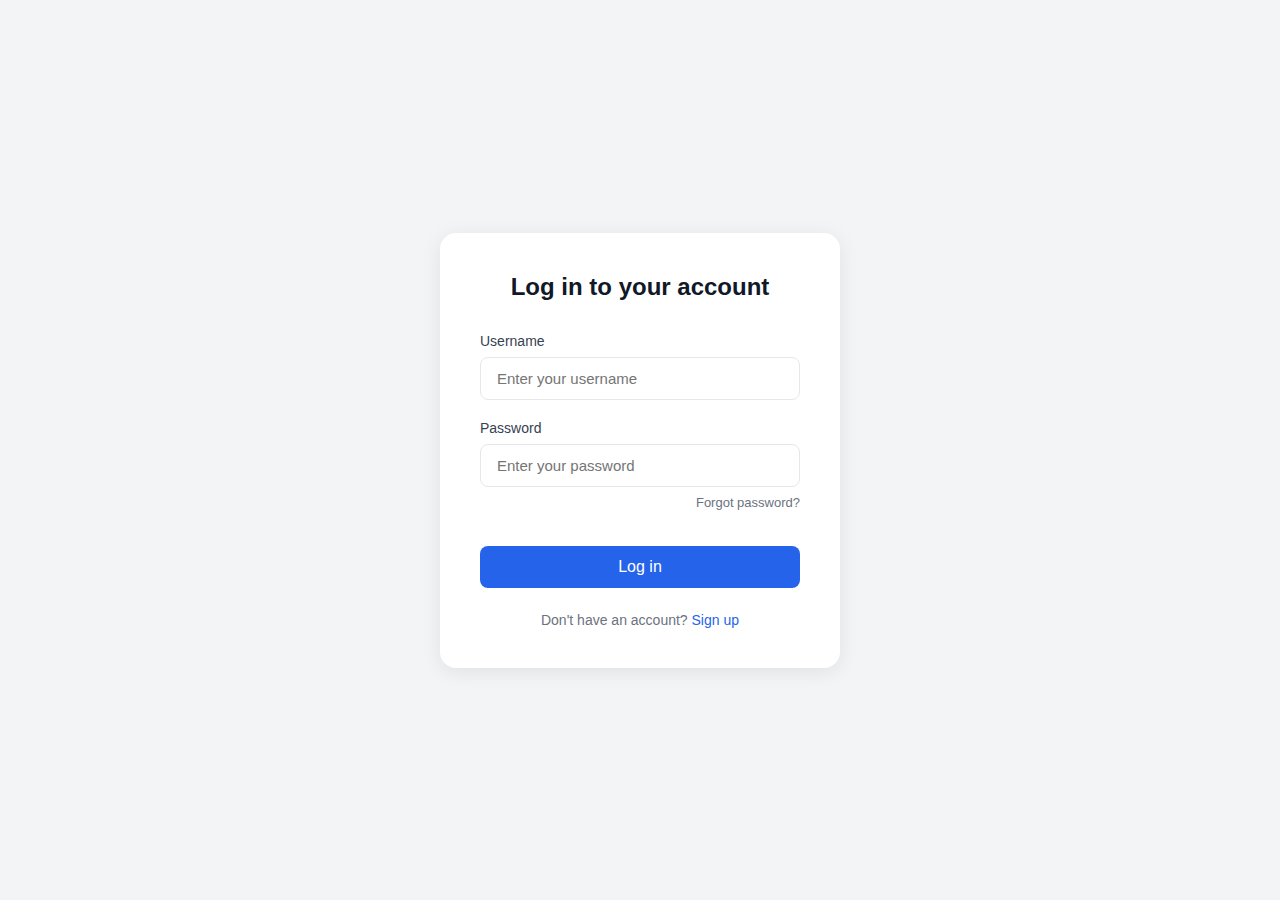
<file: templates/auth/login.html>
<!DOCTYPE html>
<html lang="en">

<head>
  <meta charset="UTF-8" />
  <meta name="viewport" content="width=device-width, initial-scale=1.0" />
  <title>Login</title>
  <style>
    :root {
      --primary: #2563eb;
      --primary-dark: #1d4ed8;
      --error: #dc2626;
      --gray-light: #f3f4f6;
      --gray-dark: #6b7280;
      --white: #ffffff;
    }

    * {
      margin: 0;
      padding: 0;
      box-sizing: border-box;
      font-family: -apple-system, BlinkMacSystemFont, 'Segoe UI', Roboto, sans-serif;
    }

    body {
      background-color: var(--gray-light);
      min-height: 100vh;
      display: grid;
      place-items: center;
      padding: 1rem;
    }

    .login-card {
      background: var(--white);
      border-radius: 1rem;
      box-shadow: 0 4px 20px rgba(0, 0, 0, 0.08);
      width: 100%;
      max-width: 400px;
      padding: 2.5rem;
    }

    .login-card h3 {
      color: #111827;
      font-size: 1.5rem;
      font-weight: 600;
      margin-bottom: 2rem;
      text-align: center;
    }

    .input-group {
      margin-bottom: 1.25rem;
    }

    .input-group label {
      display: block;
      margin-bottom: 0.5rem;
      color: #374151;
      font-size: 0.875rem;
      font-weight: 500;
    }

    .input-group input {
      width: 100%;
      padding: 0.75rem 1rem;
      border: 1px solid #e5e7eb;
      border-radius: 0.5rem;
      font-size: 0.9375rem;
      transition: all 0.2s;
    }

    .input-group input:focus {
      outline: none;
      border-color: var(--primary);
      box-shadow: 0 0 0 3px rgba(37, 99, 235, 0.1);
    }

    .forgot-password {
      display: block;
      text-align: right;
      margin-top: 0.5rem;
      font-size: 0.8125rem;
      color: var(--gray-dark);
      text-decoration: none;
    }

    .forgot-password:hover {
      color: var(--primary);
      text-decoration: underline;
    }

    .login-btn {
      width: 100%;
      padding: 0.75rem;
      background-color: var(--primary);
      color: white;
      border: none;
      border-radius: 0.5rem;
      font-size: 1rem;
      font-weight: 500;
      cursor: pointer;
      margin-top: 1rem;
      transition: all 0.2s;
    }

    .login-btn:hover {
      background-color: var(--primary-dark);
    }

    .login-btn:active {
      transform: scale(0.98);
    }

    .signup-link {
      text-align: center;
      margin-top: 1.5rem;
      color: var(--gray-dark);
      font-size: 0.875rem;
    }

    .signup-link a {
      color: var(--primary);
      font-weight: 500;
      text-decoration: none;
    }

    .signup-link a:hover {
      text-decoration: underline;
    }

    .error-message {
      color: var(--error);
      font-size: 0.8125rem;
      margin-top: 0.25rem;
      display: none;
    }

    /* Loading state */
    .btn-loading {
      position: relative;
      color: transparent;
    }

    .btn-loading::after {
      content: "";
      position: absolute;
      width: 1.25rem;
      height: 1.25rem;
      top: 50%;
      left: 50%;
      transform: translate(-50%, -50%);
      border: 2px solid rgba(255, 255, 255, 0.3);
      border-top-color: white;
      border-radius: 50%;
      animation: spin 0.8s linear infinite;
    }

    @keyframes spin {
      to {
        transform: translate(-50%, -50%) rotate(360deg);
      }
    }

    /* Error shake animation */
    .shake {
      animation: shake 0.4s;
    }

    @keyframes shake {

      0%,
      100% {
        transform: translateX(0);
      }

      20%,
      60% {
        transform: translateX(-5px);
      }

      40%,
      80% {
        transform: translateX(5px);
      }
    }
  </style>
</head>

<body>
  <div class="login-card">
    <form onsubmit="login(event)">
      <h3>Log in to your account</h3>

      <div class="input-group">
        <label for="username">Username</label>
        <input type="text" id="username" placeholder="Enter your username" required />
      </div>

      <div class="input-group">
        <label for="password">Password</label>
        <input type="password" id="password" placeholder="Enter your password" required />
        <a href="#" class="forgot-password">Forgot password?</a>
      </div>

      <div id="errorMessage" class="error-message"></div>

      <button type="submit" id="loginBtn" class="login-btn">Log in</button>

      <p class="signup-link">Don't have an account? <a href="/sign-up">Sign up</a></p>
    </form>
  </div>

  <script>
    async function login(event) {
      event.preventDefault();

      const loginBtn = document.getElementById('loginBtn');
      const errorMessage = document.getElementById('errorMessage');
      const loginCard = document.querySelector('.login-card');

      // Clear previous errors
      errorMessage.style.display = 'none';
      errorMessage.textContent = '';

      // Show loading state
      loginBtn.classList.add('btn-loading');

      try {
        const username = document.getElementById("username").value;
        const password = document.getElementById("password").value;

        const formData = new FormData();
        formData.append("username", username);
        formData.append("password", password);

        const response = await fetch("/api/token", {
          method: "POST",
          body: formData
        });

        if (response.ok) {
          const data = await response.json();
          localStorage.setItem("token", `${data.token_type} ${data.access_token}`);

          // Smooth redirect after a brief delay
          setTimeout(() => {
            window.location.href = "/";
          }, 300);

        } else {
          const errorData = await response.json();
          const message = errorData.detail || "Login failed. Please check your credentials.";

          // Show error
          errorMessage.textContent = message;
          errorMessage.style.display = 'block';
          loginCard.classList.add('shake');
          setTimeout(() => loginCard.classList.remove('shake'), 400);
        }
      } catch (error) {
        errorMessage.textContent = "An error occurred. Please try again.";
        errorMessage.style.display = 'block';
        loginCard.classList.add('shake');
        setTimeout(() => loginCard.classList.remove('shake'), 400);
      } finally {
        loginBtn.classList.remove('btn-loading');
      }
    }
  </script>
</body>

</html>
</file>
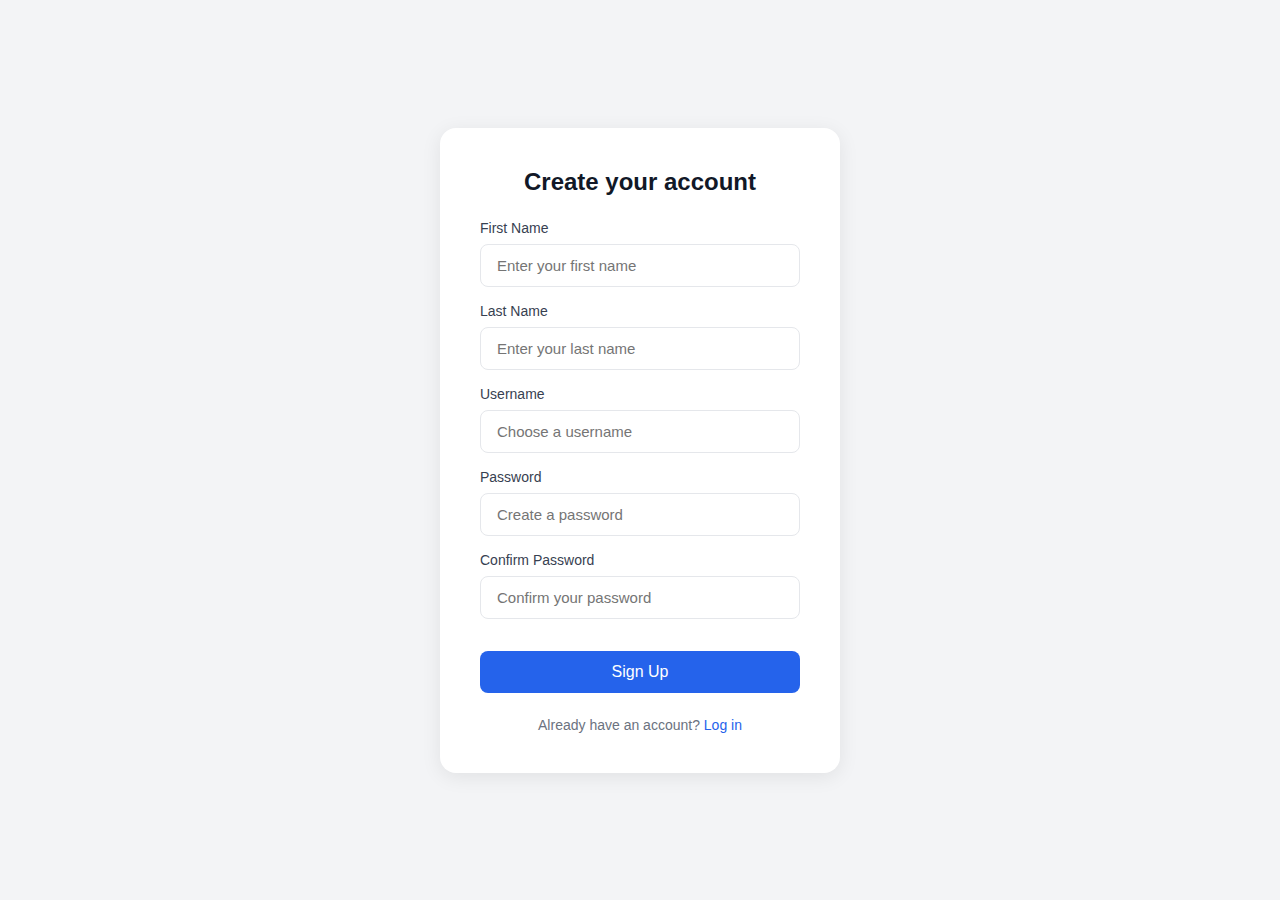
<file: templates/auth/signup.html>
<!DOCTYPE html>
<html lang="en">

<head>
    <meta charset="UTF-8" />
    <meta name="viewport" content="width=device-width, initial-scale=1.0" />
    <title>Sign Up</title>
    <style>
        :root {
            --primary: #2563eb;
            --primary-dark: #1d4ed8;
            --error: #dc2626;
            --gray-light: #f3f4f6;
            --gray-dark: #6b7280;
            --white: #ffffff;
        }

        * {
            margin: 0;
            padding: 0;
            box-sizing: border-box;
            font-family: -apple-system, BlinkMacSystemFont, 'Segoe UI', Roboto, sans-serif;
        }

        body {
            background-color: var(--gray-light);
            min-height: 100vh;
            display: grid;
            place-items: center;
            padding: 1rem;
        }

        .signup-card {
            background: var(--white);
            border-radius: 1rem;
            box-shadow: 0 4px 20px rgba(0, 0, 0, 0.08);
            width: 100%;
            max-width: 400px;
            padding: 2.5rem;
        }

        .signup-card h3 {
            color: #111827;
            font-size: 1.5rem;
            font-weight: 600;
            margin-bottom: 1.5rem;
            text-align: center;
        }

        .input-group {
            margin-bottom: 1rem;
        }

        .input-group label {
            display: block;
            margin-bottom: 0.5rem;
            color: #374151;
            font-size: 0.875rem;
            font-weight: 500;
        }

        .input-group input {
            width: 100%;
            padding: 0.75rem 1rem;
            border: 1px solid #e5e7eb;
            border-radius: 0.5rem;
            font-size: 0.9375rem;
            transition: all 0.2s;
        }

        .input-group input:focus {
            outline: none;
            border-color: var(--primary);
            box-shadow: 0 0 0 3px rgba(37, 99, 235, 0.1);
        }

        .signup-btn {
            width: 100%;
            padding: 0.75rem;
            background-color: var(--primary);
            color: white;
            border: none;
            border-radius: 0.5rem;
            font-size: 1rem;
            font-weight: 500;
            cursor: pointer;
            margin-top: 1rem;
            transition: all 0.2s;
        }

        .signup-btn:hover {
            background-color: var(--primary-dark);
        }

        .signup-btn:active {
            transform: scale(0.98);
        }

        .login-link {
            text-align: center;
            margin-top: 1.5rem;
            color: var(--gray-dark);
            font-size: 0.875rem;
        }

        .login-link a {
            color: var(--primary);
            font-weight: 500;
            text-decoration: none;
        }

        .login-link a:hover {
            text-decoration: underline;
        }

        .error-message {
            color: var(--error);
            font-size: 0.8125rem;
            margin-bottom: 1rem;
            display: none;
        }

        /* Loading state */
        .btn-loading {
            position: relative;
            color: transparent;
        }

        .btn-loading::after {
            content: "";
            position: absolute;
            width: 1.25rem;
            height: 1.25rem;
            top: 50%;
            left: 50%;
            transform: translate(-50%, -50%);
            border: 2px solid rgba(255, 255, 255, 0.3);
            border-top-color: white;
            border-radius: 50%;
            animation: spin 0.8s linear infinite;
        }

        @keyframes spin {
            to {
                transform: translate(-50%, -50%) rotate(360deg);
            }
        }

        /* Error shake animation */
        .shake {
            animation: shake 0.4s;
        }

        @keyframes shake {

            0%,
            100% {
                transform: translateX(0);
            }

            20%,
            60% {
                transform: translateX(-5px);
            }

            40%,
            80% {
                transform: translateX(5px);
            }
        }
    </style>
</head>

<body>
    <div class="signup-card">
        <form onsubmit="signup(event)">
            <h3>Create your account</h3>

            <div id="errorMessage" class="error-message"></div>

            <div class="input-group">
                <label for="first_name">First Name</label>
                <input type="text" id="first_name" placeholder="Enter your first name" required />
            </div>

            <div class="input-group">
                <label for="last_name">Last Name</label>
                <input type="text" id="last_name" placeholder="Enter your last name" required />
            </div>

            <div class="input-group">
                <label for="username">Username</label>
                <input type="text" id="username" placeholder="Choose a username" required />
            </div>

            <div class="input-group">
                <label for="password1">Password</label>
                <input type="password" id="password1" placeholder="Create a password" required />
            </div>

            <div class="input-group">
                <label for="password2">Confirm Password</label>
                <input type="password" id="password2" placeholder="Confirm your password" required />
            </div>

            <button type="submit" id="signupBtn" class="signup-btn">Sign Up</button>

            <p class="login-link">Already have an account? <a href="/login">Log in</a></p>
        </form>
    </div>

    <script>
        async function signup(event) {
            event.preventDefault();

            const signupBtn = document.getElementById('signupBtn');
            const errorMessage = document.getElementById('errorMessage');
            const signupCard = document.querySelector('.signup-card');

            // Clear previous errors
            errorMessage.style.display = 'none';
            errorMessage.textContent = '';

            // Show loading state
            signupBtn.classList.add('btn-loading');

            try {
                const username = document.getElementById("username").value;
                const password1 = document.getElementById("password1").value;
                const password2 = document.getElementById("password2").value;
                const first_name = document.getElementById("first_name").value;
                const last_name = document.getElementById("last_name").value;

                const response = await fetch("/api/register", {
                    method: "POST",
                    headers: {
                        "Content-Type": "application/json",
                    },
                    body: JSON.stringify({
                        username: username,
                        password1: password1,
                        password2: password2,
                        first_name: first_name,
                        last_name: last_name
                    }),
                });

                if (response.ok) {
                    // Show success message and redirect
                    setTimeout(() => {
                        window.location.href = "/login";
                    }, 300);

                } else {
                    if (response.status == 400) {
                        const errorData = await response.json();
                        const messages = errorData.detail || ["Signup failed."];

                        // Show errors
                        errorMessage.innerHTML = messages.map(msg => `<div>${msg}</div>`).join('');
                        errorMessage.style.display = 'block';
                        signupCard.classList.add('shake');
                        setTimeout(() => signupCard.classList.remove('shake'), 400);
                    } else {
                        errorMessage.textContent = "An error occurred. Please try again.";
                        errorMessage.style.display = 'block';
                        signupCard.classList.add('shake');
                        setTimeout(() => signupCard.classList.remove('shake'), 400);
                    }
                }
            } catch (error) {
                errorMessage.textContent = "An error occurred. Please try again later.";
                errorMessage.style.display = 'block';
                signupCard.classList.add('shake');
                setTimeout(() => signupCard.classList.remove('shake'), 400);
            } finally {
                signupBtn.classList.remove('btn-loading');
            }
        }
    </script>
</body>

</html>
</file>
